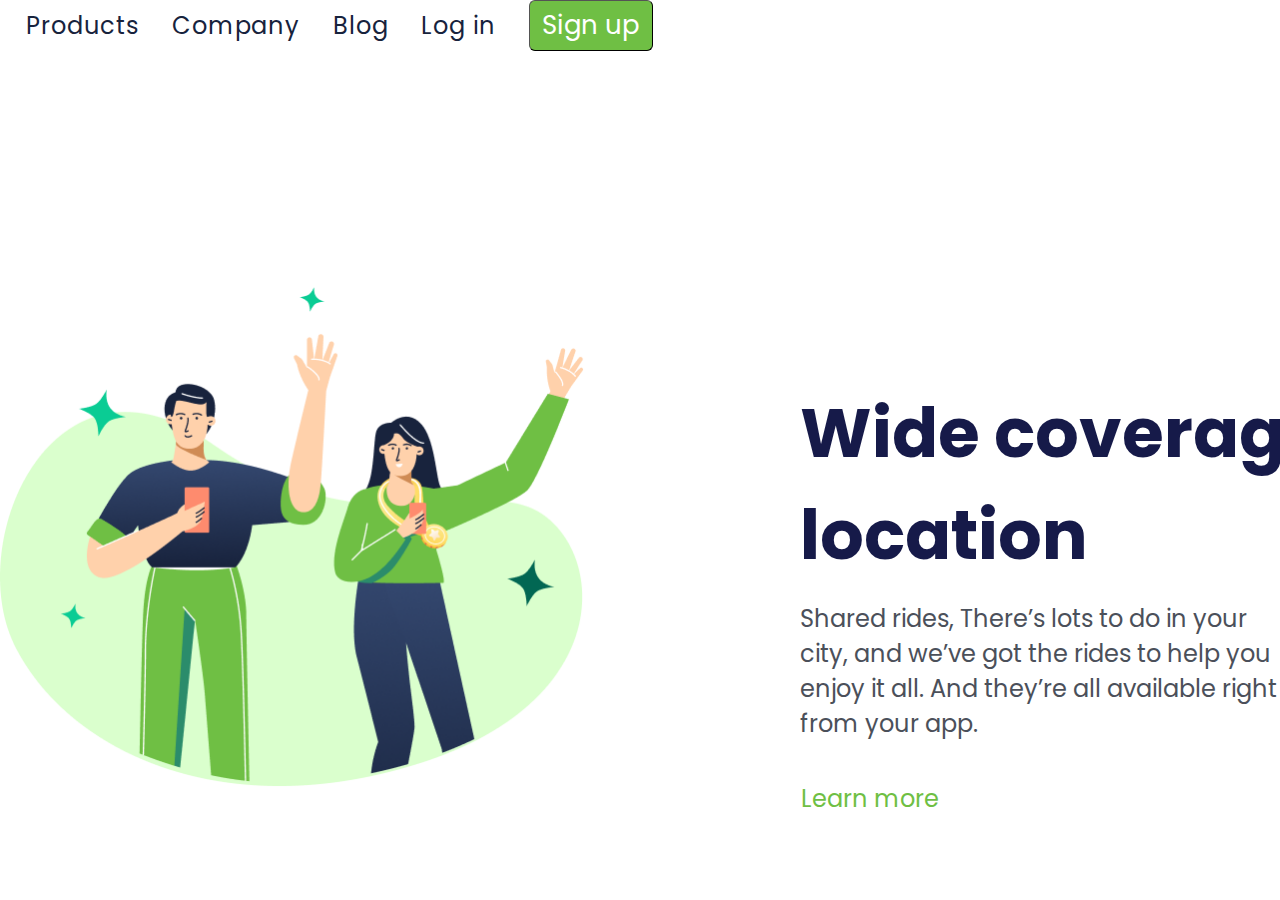
<file: index.html>
<!DOCTYPE html>
<html lang="en">
<head>
    <meta charset="UTF-8">
    <meta name="viewport" content="width=device-width,initial-scale=1.0">
    <meta http-equiv="X-UA-Compatible" content="IE=edge">
    <meta name="description" content="A new web page">
    <meta name="robots" content="index, follow">
    <link rel="stylesheet" href="2peplo.css">
    <title>2 people</title>
    <link rel="preconnect" href="https://fonts.googleapis.com">
<link rel="preconnect" href="https://fonts.gstatic.com" crossorigin>
<link href="https://fonts.googleapis.com/css2?family=Montserrat:ital,wght@0,900;1,900&family=Oswald:wght@200..700&family=Poppins:ital,wght@0,100;0,200;0,300;0,400;0,500;0,600;0,700;0,800;0,900;1,100;1,200;1,300;1,400;1,500;1,600;1,700;1,800;1,900&display=swap" rel="stylesheet">
</head>
<body>
     <title>projetinho de responsividade </title>
     <div>       
     <header class="options-header">
          <a>Products</a>
          <a>Company</a>
          <a>Blog</a>
          <a>Log in</a>
          <button>Sign up </button>
     </header>
      </div>
     
     <div class= "text-right" >   
<h1>Wide coverage 
location</h1>

<p>Shared rides, There’s lots to do in your city, and we’ve got the rides to help you enjoy it all. And they’re all available right from your app.</p>

<button class="more">Learn more</button>
</div>
  <section>
        <img src="2people.png" alt="duas pessoas">
  </section>
   

</body>
</html>
</file>
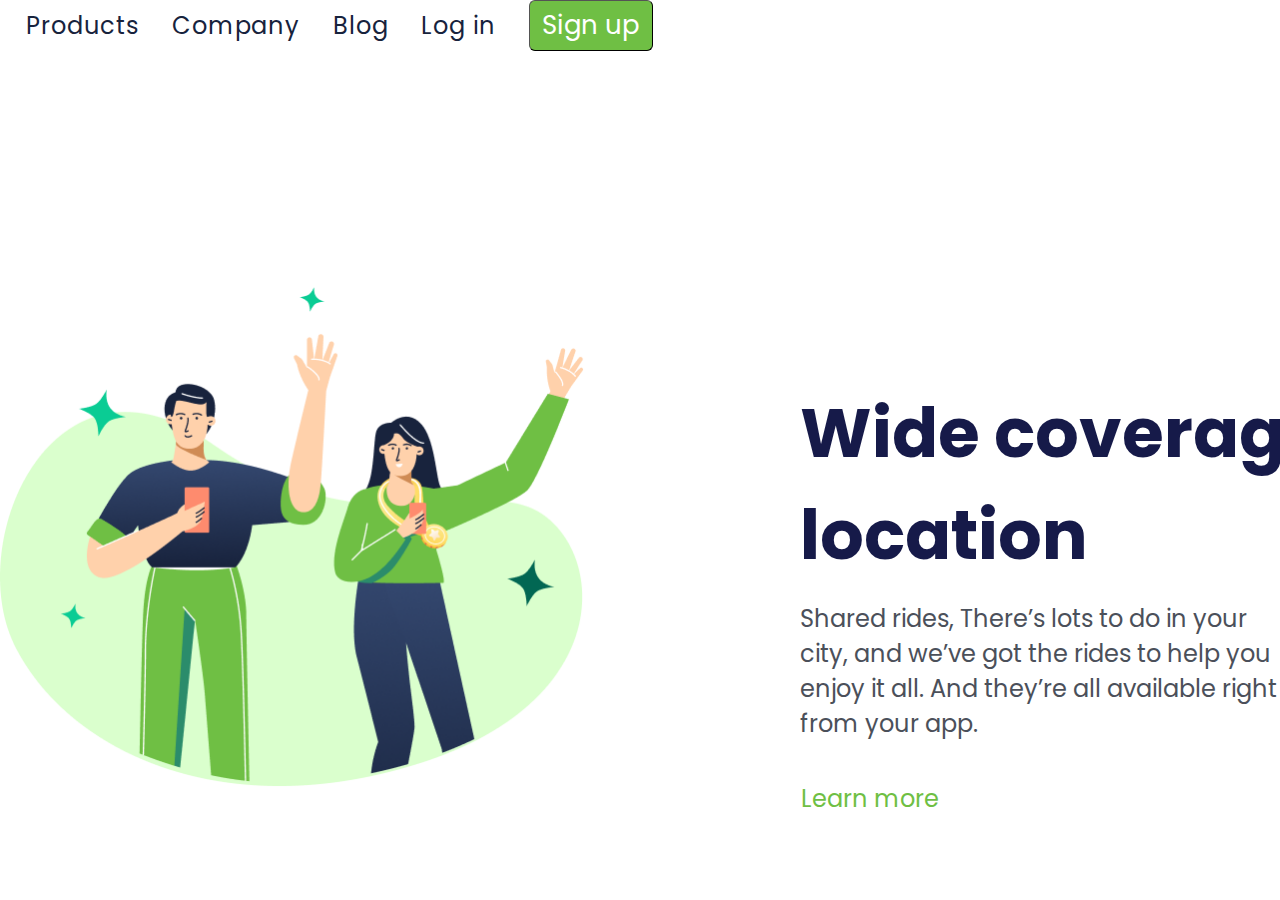
<file: 2people.html>
<!DOCTYPE html>
<html lang="en">
<head>
    <meta charset="UTF-8">
    <meta name="viewport" content="width=device-width,initial-scale=1.0">
    <meta http-equiv="X-UA-Compatible" content="IE=edge">
    <meta name="description" content="A new web page">
    <meta name="robots" content="index, follow">
    <link rel="stylesheet" href="2peplo.css">
    <title>2 people</title>
    <link rel="preconnect" href="https://fonts.googleapis.com">
<link rel="preconnect" href="https://fonts.gstatic.com" crossorigin>
<link href="https://fonts.googleapis.com/css2?family=Montserrat:ital,wght@0,900;1,900&family=Oswald:wght@200..700&family=Poppins:ital,wght@0,100;0,200;0,300;0,400;0,500;0,600;0,700;0,800;0,900;1,100;1,200;1,300;1,400;1,500;1,600;1,700;1,800;1,900&display=swap" rel="stylesheet">
</head>
<body>
     <title>projetinho de responsividade</title>
     <div>       
     <header class="options-header">
          <a>Products</a>
          <a>Company</a>
          <a>Blog</a>
          <a>Log in</a>
          <button>Sign up </button>
     </header>
      </div>
     
     <div class="text-right">   
<h1>Wide coverage 
location</h1>

<p>Shared rides, There’s lots to do in your city, and we’ve got the rides to help you enjoy it all. And they’re all available right from your app.</p>

<button class="more">Learn more</button>
</div>
  <section>
        <img src="2people.png" alt="duas pessoas">
  </section>
   

</body>
</html>
</file>
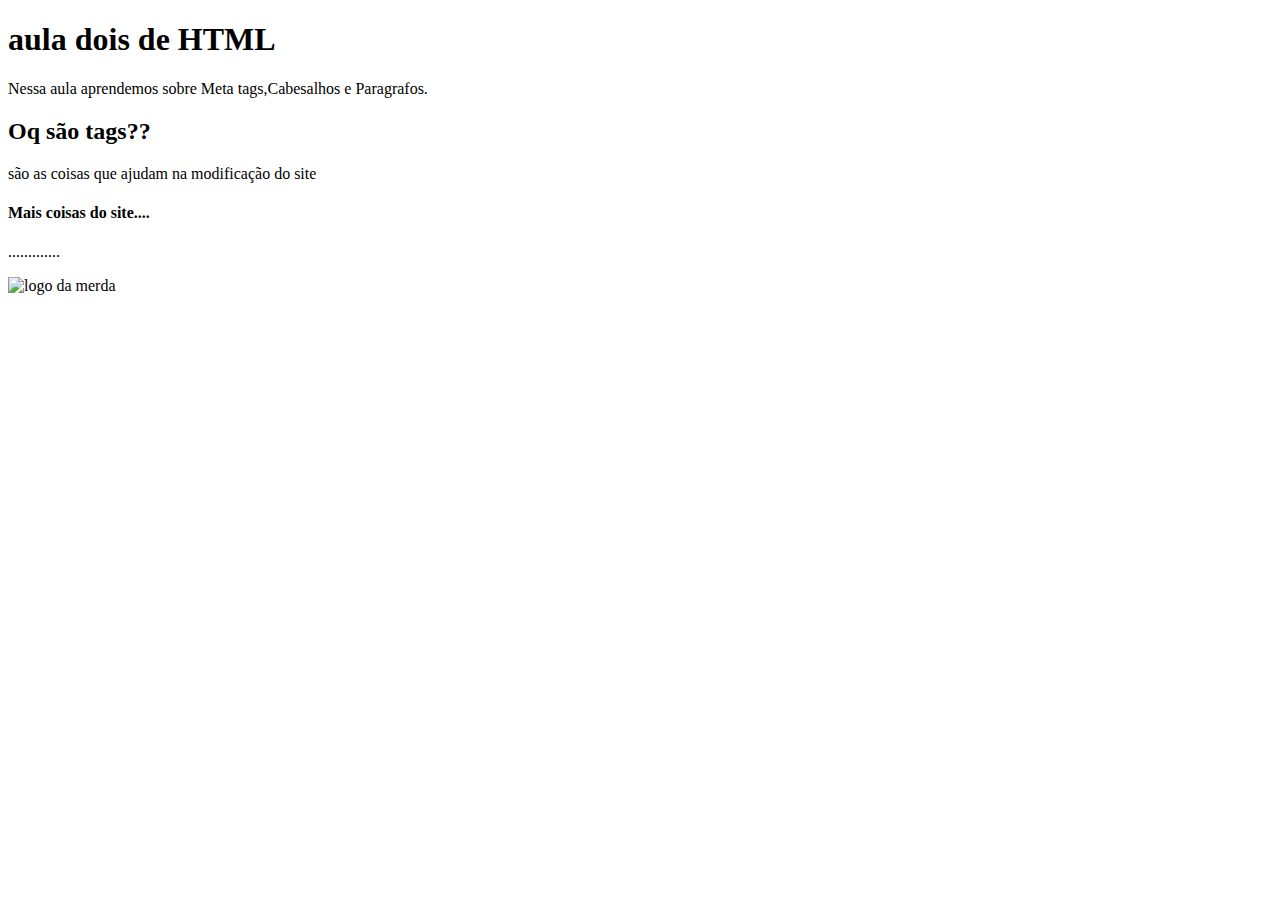
<file: 2⁰ aula.html>
<!DOCTYPE html>
 <!--serve para saber a definir a linguagem.-->
<html lang="pt-br">
  <head>
        <!--serve para organizar os paragrafos.-->
    <meta charset="UTF-8">
    <!--serve pra facilitar a compatibilidade com navegadores.-->
    <meta http-equiv="X-UA-Compatible" content="IE-edge">
    <!--serve para organizar o site na tela do aparelho que estiver sendo usado.-->
    <meta name="viewrport" content="widt
   h=divice-width, initial-scale=1.0">
   <!--serve para dar o nome do site.-->
    <meta name="description" content="Este é o meu site">
<!--define as palavras como palavras chave e facilitar a busca no google/navegador.-->
<meta name="keywords" content="programacao,html,celular,css,javascript">
<!--define o autor do site.-->
    <meta name="author" content="brendo">
    <title>Meu segundo site</title>
  </head>
  <body>
       <h1>aula dois de HTML</h1> 
       <p>Nessa aula aprendemos sobre Meta tags,Cabesalhos e Paragrafos.</p>
       <h2>Oq são tags??</h2>
       <p>são as coisas que ajudam na modificação do site</p>
       <h4>Mais coisas do site....</h4>
       <p>.............</p>
       
     <img scr="img/Merda.png" alt="logo da merda">
       
       </body>
</html>
</file>
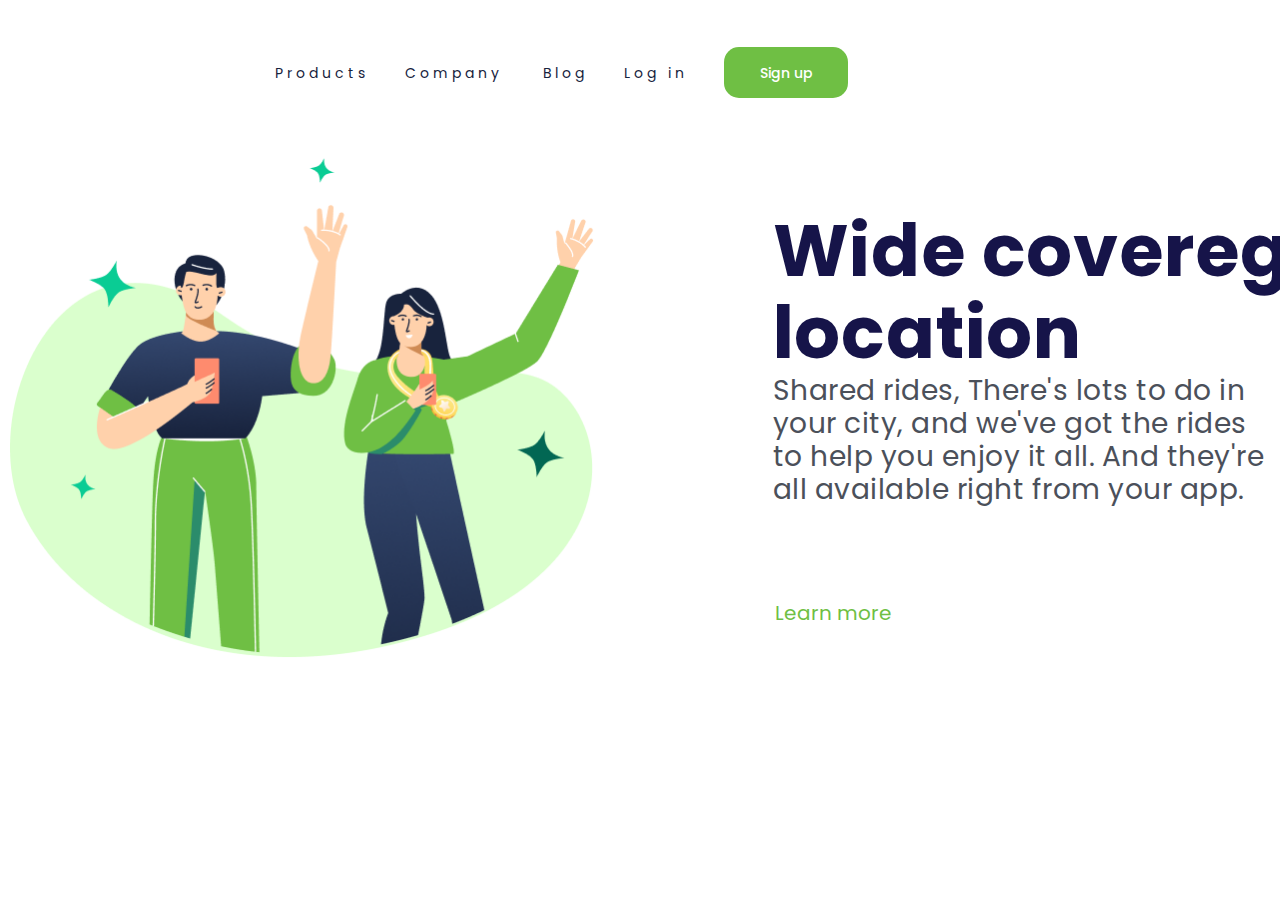
<file: dasafioo.html>
<!DOCTYPE html>
<html lang="pt-br">
<head>
    <meta charset="UTF-8">
    <meta name="viewport" content="width=device-width,initial-scale=1.0">
    <meta http-equiv="X-UA-Compatible" content="IE=edge">
    <meta name="description" content="A new web page">
    <meta name="robots" content="index, follow">
        <link rel="stylesheet" 
        href="desafios.css">
        <link rel="preconnect" href="https://fonts.googleapis.com">
<link rel="preconnect" href="https://fonts.gstatic.com" crossorigin>
<link href="https://fonts.googleapis.com/css2?family=Montserrat:ital@0;1&family=Poppins:ital,wght@0,100;0,200;0,300;0,400;0,500;0,600;0,700;0,800;0,900;1,100;1,200;1,300;1,400;1,500;1,600;1,700;1,800;1,900&display=swap" rel="stylesheet">
    <title>Desafio CSS</title>
    
    
    <header>
     
     <a class="link-header"> Products</a>
     <a class="link-header">Company</aclass>
     <a class="link-header">Blog</a>
     <a class="link-header">Log in</a>
     <button class="butao-header">Sign up</button>
     
     
     
</header>
    
<body>
     <main>  
     <img src="2people.png" 
     alt="duas pessoas" 
     class="esquerda">
     
     <div> 
     <h1>Wide coverege location</h1>

     <h4>Shared rides, There's lots to do in your city, and we've got the rides to help you enjoy it all. And they're all available right from your app.</h4>
<button class="butao">Learn more</button>
     </div>
     </main>



     
     

     </body>
</html>
</file>
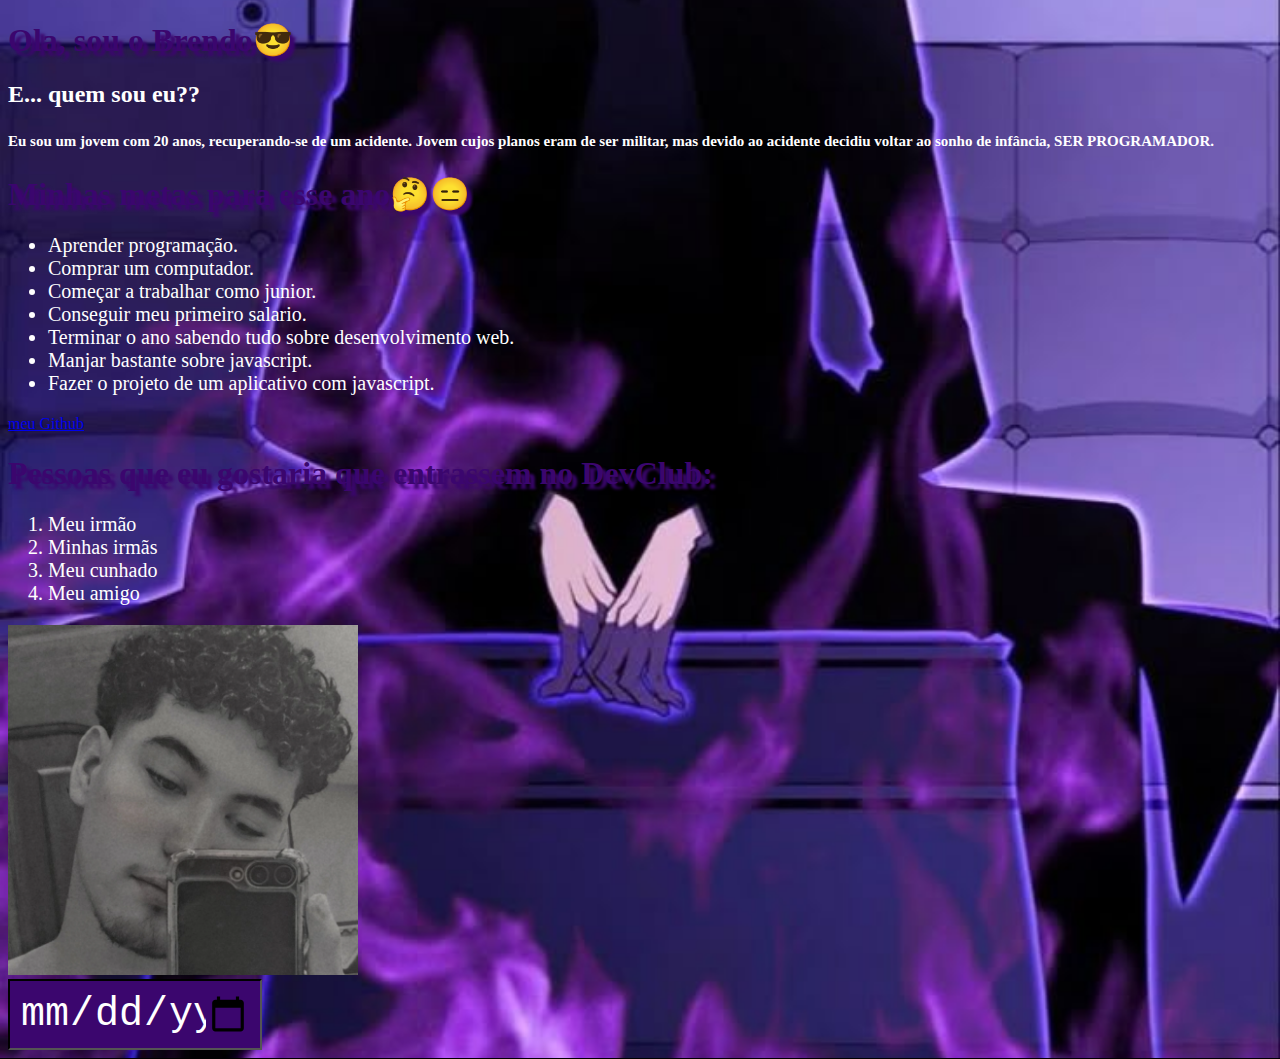
<file: desafio.html>
<!DOCTYPE html>
<html lang="en">
<head>
    <meta charset="UTF-8">
    <meta name="viewport" content="width=device-width,initial-scale=1.0">
    <meta http-equiv="X-UA-Compatible" content="IE=edge">
    <meta name="description" content="A new web page">
    <meta name="robots" content="index, follow">
    <link rel="stylesheet" href="Style.css">
    <title>Desafio devclub</title>
    
    
</head>
<h1>Ola, sou o Brendo😎</h1>
<body>
     <h2>E... quem sou eu??</h2>
     <h5>Eu sou um jovem com 20 anos, recuperando-se de um acidente. Jovem cujos planos eram de ser militar, mas devido ao acidente decidiu voltar ao sonho de infância, SER PROGRAMADOR.</h5>
     <h1>Minhas metas para esse ano🤔😑</h1>
     <ul>
         <li> Aprender programação.</li>
          <li>Comprar um computador.</li>
          <li>Começar a trabalhar como junior.</li>
          <li> Conseguir meu primeiro salario.</li>
          <li>Terminar o ano sabendo tudo sobre desenvolvimento web.</li>
          <li>Manjar bastante sobre javascript.</li>
          <li>Fazer o projeto de um aplicativo com javascript.</li>
          </ul>
          <a href="https://github.com/Zhuofan07" target="_blank">
          meu Github</a>
          
          <h1>Pessoas que eu gostaria que entrassem no DevClub:</h1>
          <ol>
               <li>Meu irmão</li>
               <li>Minhas irmãs</li>
               <li>Meu cunhado</li>
               <li>Meu amigo</li>
          </ol>

               <img 
               src="minha.jpg" 
               alt="minha_foto"
               height="350px"
               />
               <footer>
               <input type="date">
               </footer>

</html>
</file>
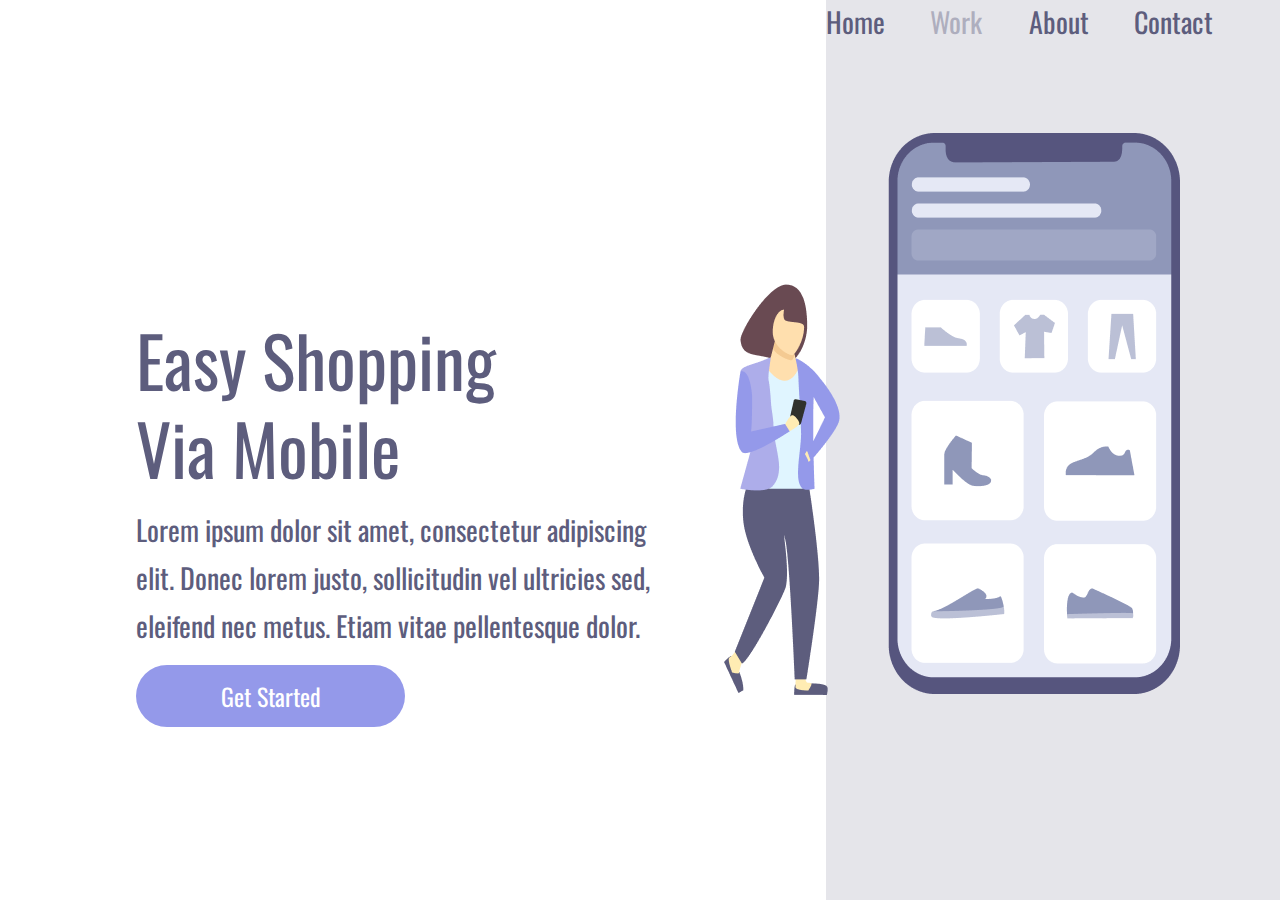
<file: mobile.html>
<!DOCTYPE html>
<html lang="en">
<head>
    <meta charset="UTF-8">
    <meta name="viewport" content="width=device-width,initial-scale=1.0">
    <meta http-equiv="X-UA-Compatible" content="IE=edge">
    <meta name="description" content="A new web page">
    <meta name="robots" content="index, follow">
    <link rel="stylesheet" href="mobile.css">
    <title>Easy mobile</title>
    <link rel="preconnect" href="https://fonts.googleapis.com">
<link rel="preconnect" href="https://fonts.gstatic.com" crossorigin>
<link href="https://fonts.googleapis.com/css2?family=Montserrat:ital,wght@0,900;1,900&family=Oswald:wght@200..700&family=Poppins:ital,wght@0,100;0,200;0,300;0,400;0,500;0,600;0,700;0,800;0,900;1,100;1,200;1,300;1,400;1,500;1,600;1,700;1,800;1,900&display=swap" rel="stylesheet">
</head>


<body>
     <div class="wrapper">  
     <section class="text-and-button">  
     <h1 class="mobile">  Easy Shopping Via Mobile</h1>

<p>Lorem ipsum dolor sit amet, consectetur  adipiscing 
elit. Donec lorem justo, sollicitudin vel ultricies sed, 
eleifend nec metus. Etiam vitae pellentesque dolor. </p>
     <button class="Get">Get Started</button>
     </section>


      <section class="fundo"> 
<header>
      <a >Home</a>
     <a >Work</aclass>
     <a >About</a>
     <a >Contact</a>
</header>
      <img src="easylogo.png" alt="logo mobile">
</section>
</div>
          
</body>


</html>
</file>
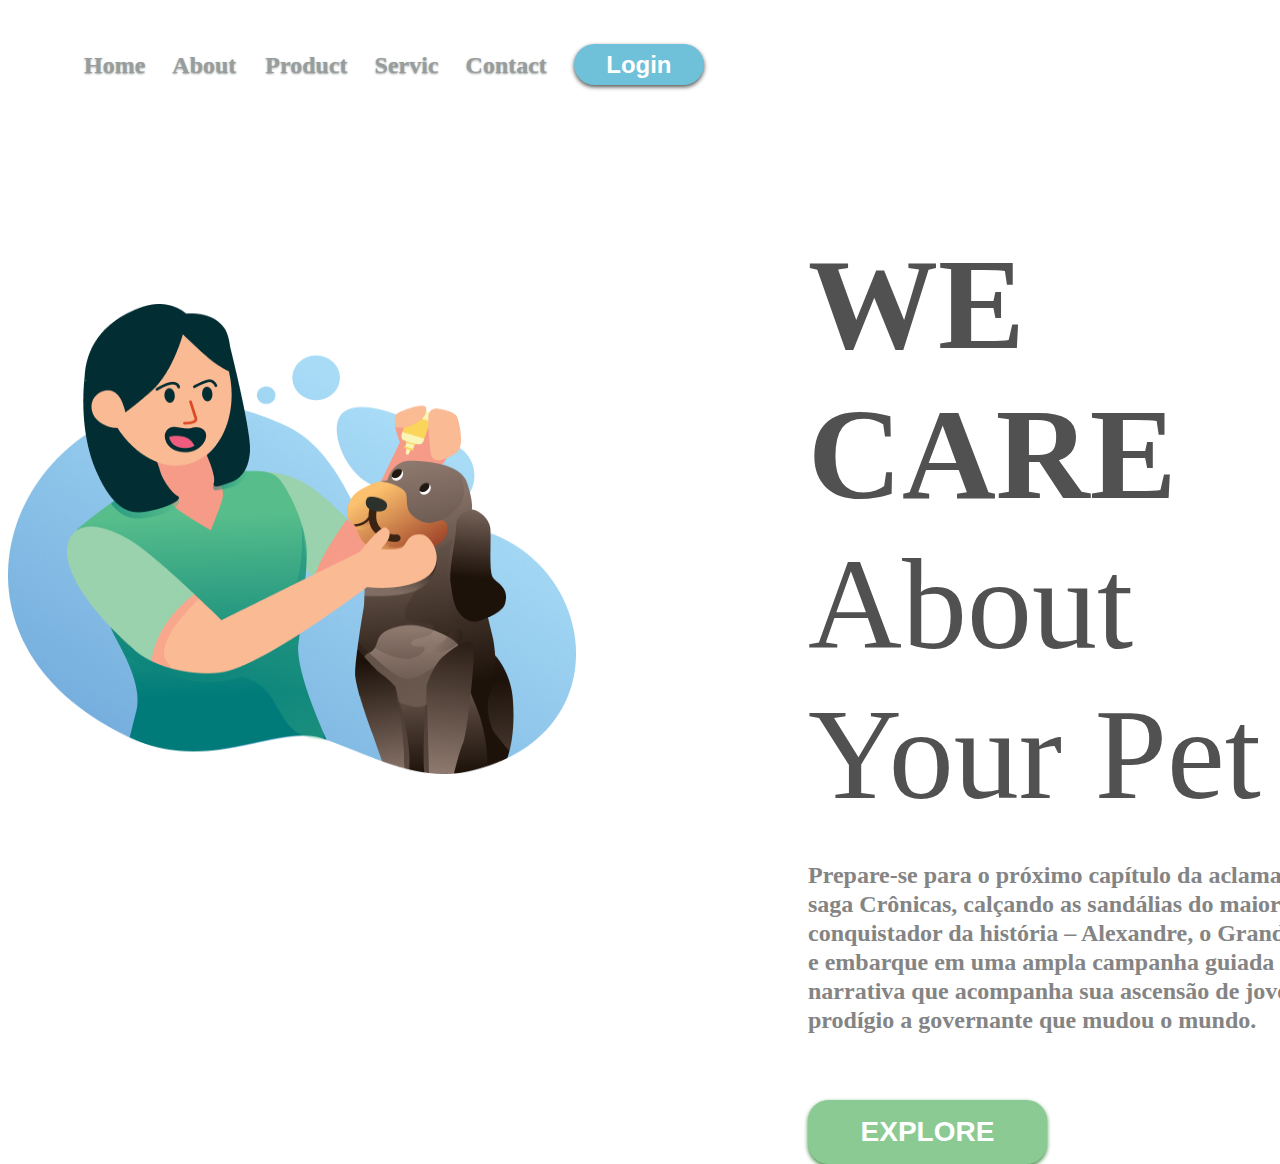
<file: Projeto.html>
<!DOCTYPE html>
<html lang="pt-br">
<head>
    <meta charset="UTF-8">
    <meta name="viewport" content="width=device-width,initial-scale=1.0">
    <meta http-equiv="X-UA-Compatible" content="IE=edge">
    <meta name="description" content="A new web page">
    <meta name="robots" content="index, follow">
    <link rel="stylesheet" href="Projeto.css">
    <title>Document</title>
<link rel="preconnect" href="https://fonts.googleapis.com">
<link rel="preconnect" href="https://fonts.gstatic.com" crossorigin>
<link href="https://fonts.googleapis.com/css2?family=Montserrat:ital,wght@0,100..900;1,100..900&display=swap" rel="stylesheet">
</head>
<body>
    <header>
         <a class="link-header">Home</a>
         <a class="link-header">About</aclass>
         <a class="link-header">Product</a>
         <a class="link-header">Servic</a>
         <a class="link-header">Contact</a>
<button class="button-header">Login</button>
         </header> 
         <main>
            <div>
         <h1>WE CARE</h1>
         <h2>About Your Pet</h2>
         <p>Prepare-se para o próximo capítulo da aclamada saga Crônicas, calçando as sandálias do maior conquistador da história – Alexandre, o Grande – e embarque em uma ampla campanha guiada pela narrativa que acompanha sua ascensão de jovem prodígio a governante que mudou o mundo.</p>
         <button class="button-main">EXPLORE</button>
          </div>
         <img src="Pet.png" alt="we care" class="dog">
        
        
         </main>
</body>
</html>
</file>
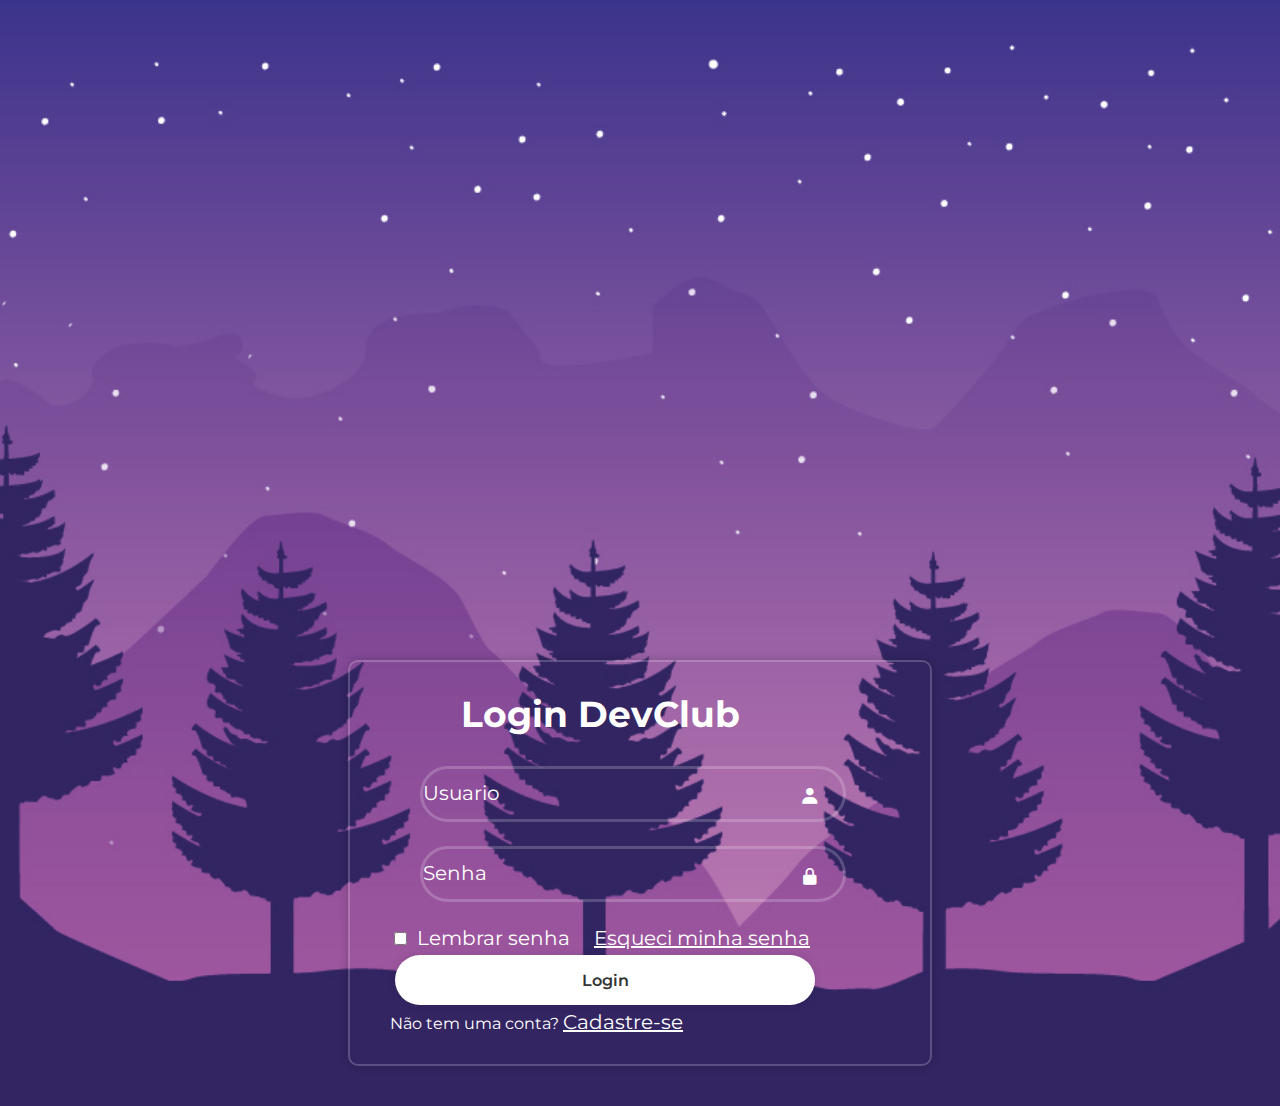
<file: Tela.html>
<!DOCTYPE html>
<html lang="en">
<head>
    <meta charset="UTF-8">
    <meta name="viewport" content="width=device-width,initial-scale=1.0">
    <meta http-equiv="X-UA-Compatible" content="IE=edge">
    <meta name="description" content="A new web page">
    <meta name="robots" content="index, follow">
    <link rel="stylesheet" href="Login.css">
    <title>Tela de Login</title>
    <link href='https://unpkg.com/boxicons@2.1.4/css/boxicons.min.css'rel='stylesheet'>
<link href="https://fonts.googleapis.com/css2?family=Montserrat:ital,wght@0,100..900;1,100..900&display=swap" rel="stylesheet">

</head>
<body>
     <main class="container">
          <form>
               <h1>Login DevClub</h1>
               <div class="input-box">  
                    <input placeholder="Usuario" type="email">
                    <i class="bx bxs-user"> </i>
               </div>
               
               <div class="input-box">
                    <input placeholder="Senha" type="password">
                    <i class="bx bxs-lock-alt"> </i>
               </div>
               <div class="remember-forgot"> 
               <label>  
               <input type="checkbox">
               Lembrar senha
               </label>
               <a href="#" class="a1"> Esqueci minha senha</a>
               </div>
               

               <button type="submit" class="login">Login</button>     

               
               <div class="register-link">
                    <p> Não tem uma conta? <a href="#">Cadastre-se</a></p>
               
               </div>
          </form>
          
    </main>
         
</body>
</html>
</file>
<file: 2peplo.css>
*{
     margin: 0;
     padding: 0;
     box-sizing: border-box;
     font-family: "poppins", Sans-Serif;
     translate: none;
}
button{
     position: static;
     width: 124px;
     height: 51px;
     border-radius: 6px;
     border-width: 1px;
     background: #6FBF44;
     color: #fff;
     font-size: 26px;
     font-weight: 400;
     margin: 0px, 0px 0px 0px;
}
.options-header{
     
     font-weight: 400;
     font-size: 24px;
     color: #17233D;
     line-height: 21px;
     letter-spacing: 0.88px; 
     margin-right: 42px;
     margin-left: 26px;
     margin: 0 32px 0px 26px;
     
}


.text-right{
     margin-left: 800px;
     position: absolute;
     margin-top:332px;
}

h1{
     width: 582px;
     height: 164px;
     font-weight: 700;
     font-size: 68px;
     color:#161A49;
}
p{
     width: 493px;
     height: 99px;
     font-weight: 400;
     font-size: 24px;
     color:#4b505a;
     margin: 54px 0px 0px;
}     

img{
     position: absolute;
     width: 595.1px;
     height: 500px;
     margin-bottom: 400px;
}
a{
     margin-right:26px;
}
section{
     margin-top: 236px;
     
}

.more{
     color:#6FBF44;
     margin-top:72.5px;
     
     font-size:24px;
     background: transparent;
     border: none;
     width: 140px;
     margin-right: 0px;
}


@media (max-width:650px){
     *{
          margin: 0;
          padding: 0;
          box-sizing: border-box;
          font-family: "poppins", Sans-Serif;
     }
     h1{
     width:278px ;
     height: 70px;  
     font-weight: 700;
     text-align: center;
     font-size: 30px;
     line-height: 30px;
     }

     p{
     height: 165px; 
      width: 304px;
     text-align: center;   
     font-weight: 400;
     font-size: 18px;
     line-height: 35px;
     margin-top: 24px;
     
     }

     a{
          display: none;
     }
     .text-right{
          margin-left: 32px;
          margin-top:32px;
     }
     
     img{
          width: 290px;
          margin-top:142px;
          margin-left:35px ;
     }
     
     .more{
          margin-left:94px;
          width: 112px;
          height: 27px;
          font-size: 18px;
          font-weight: 500;
          line-height: 1px;
          margin-top: 37px;
     }

     button{
          width: 91px;
          height: 31px;
          font-size: 12px;
          margin-left: 235px;
          margin-top: 6px;
          font-weight: 500;
          text-align: center;
          
     }
     
     
     
}
</file>
<file: desafios.css>
*{
     margin: 0;
     padding: 0;
     box-sizing: border-box;
     font-family: 'poppins', Sans-Serif;
}
h4{
     width: 493px;

height: 99px;

font-weight: 400;

font-size: 28px;

line-height: 33px;

letter-spacing: 0.5px;

color: #4b505a;
margin-left: 163px;

}

.esquerda{
     margin: 163px 0px 0px 123px;

     height: 500px;
     
     margin-left: 10px;
     position: bottom(0px);
     margin-top: 60px;
}

h1{
     font-weight: 700px;

font-size: 72px;

line-height: 82px;

letter-spacing: 0.6px;

width: 582px;

height: 164px;

color: #161449;
margin-left:163px;
     
}


header{
     margin-top: 47px;
     margin-left: 275px;
     
}


.link-header{
     margin-right: 32px;

font-weight: 400px;
font-size: 14px;

Line-height:21px ;

text-align:center;

letter-spacing:4px;

color:  #17233d;


}

.butao-header{
width: 124px;

height: 51px;

border: none;

border-radius: 15px;

background: #6FBF44;

font-weight: 500;

font-size: 14px;

line-height: 24px;

color: #FFFFFF;
}

.butao{
     color: #6FBF44;
     background: transparent;
     border: none;
     
     margin-left:163px;
     margin: 165px;
     margin-top: 125px;
     font-size: 20px;
}

div{
     margin-left: 5px;
     position: absolute;
     margin-top: 112px;
     display: inline-block;
     
}
</file>
<file: Style.css>
input{
      border-color:black ;    
      background: #3b066e; 
      padding: 10px;
      font-size: 40px;
      width: 230px;
      color:#fff ;
      
      
     }
     body{
          background: black;
          color: #ffff;
              
         
            background-image: url('Sung.jpg'); /* Substitua pelo caminho da sua imagem */
            background-repeat: no-repeat; /* Para não repetir a imagem */
            background-size: cover; /* Para a imagem cobrir todo o elemento */
            background-position: center; /* Para centralizar a imagem */
            min-height: 100vh; /* Garante que a imagem cubra a altura da tela */
           border-image: 50px;
        }
    
     
     a{
          border: 20px;
          border-color:#fff;
     }
     h1{
          color:#3b066e ;
          text-shadow: 5px 5px 3px #3b066e;
     }
     h5{
          font-size: 15px;
     }
     ol{
          font-size: 20px;
     }
     ul{
          font-size: 20px;
     }
</file>
<file: mobile.css>
*{
     margin: 0;
     padding: 0;
     box-sizing: border-box;
     font-family: "oswald", Sans-Serif;
     max-width: 900px;
}

.mobile{
     font-size: 70px;
     
}
.wrapper{
height: 100vh;
width: 100vh;
}

.text-and-button{
     display: inline-block;
     margin-top: 35%;
     padding-left: 136px;
}

.fundo{
     position: absolute;
     display: inline-block;
     width: 50%;
     height: 100vh;
     background-color: rgba(93,93,125,0.16);
     margin-left: 150px;
     
}
img{
     position: relative;
     top: 10%;
     right: 16%;
}

h1{
     width: 368px;
     color: #5d5d7d;
     font-weight: 400;
     font-size: 30%;
     line-height: 88px;
}

p{
     width: 540px;
     
     font-weight: 400;
     color: #5D5D7D;
     font-size: 28px;
     line-height:48px;
     margin: 15px 0px ;
}

button{
     
     width: 269px;
     height: 62px;
     background:#9499ea;
     color:#fff;
     border: none;
     border-radius: 32px;
     cursor: pointer;
     font-size: 24px;
     line-height:38px;
     text-align: center;
}


button:houver{
     opacity: 0.8;
}

button:active{
     opacity: 0.5;
}

a{
     line-height:43px;
     font-size: 28px;
     color: #5d5d7d;
     margin-right: 41px;
}
a:nth-child(2){
     opacity:40% ;
}




@media screen and (max-width: 650px){
     *{
          height: 100vh;
          margin: 0;
          padding: 0;
          box-sizing: border-box;
          font-family: "oswald", Sans-Serif;
     }
     .mobile{
          margin-top: 42px;
          width: 320px;
          text-align: center;
          margin-right: 40px;         
     
     }
     p{
          margin-bottom: 420px;
          width: 310px;
          font-size: 28px;
          line-height: 32px;
          text-align: center;
     }

    
     .fundo{
     position: absolute;
     display: inline-block;
     width: 100%;
     height: 50vh;
     background-color: rgba(93,93,125,0.16);  
     margin-top: 450px;  
     margin-left: 0px;
     }

     a{
          display: none;

     }
     .text-and-button{
          position: absolute;
          margin-top: 2%;
          padding-left: 40px;
          text-align: center;
     }
     

}
</file>
<file: Projeto.css>
*{
     
     margin-block: 0;
     padding: 0;
     box-sizing: border-box;
     }
     



header{
     margin: 44px 0px 144px 76px ;
     
     
     
}
.link-header{
     color:#989d9c ;
     line-height:29px ;
     font-weight: 600;
    font-size: 24px;
     cursor: pointer; 
     margin-right:23px ;
     text-shadow: 0px 1px 2px #989d9c ;
}

.button-header{
     background: #6fc0d9;
     border-radius: 20.5px;
     width: 130px;
     height: 41px;
     border: none;
     font-weight: 600;
     font-size: 24px;
     line-height: 20px;
     color:#fff;
     box-shadow: 0px 2px 4px #515151 ;
}


h1{ 
     color:#515151 ;
     
    
    
    font-style: normal;
    font-weight: 900;
    font-size: 130px;


}
h2{
     
    color:#515151; 
    
    
    
    font-style: normal;
    font-weight: 500;
    font-size: 130px;
    
}
p{
     color:#848484 ;
     font-weight:400px ;
     font-size:24px ;
     line-height: 29px;
     width: 515px;
     margin-top: 32px;
     margin-bottom: 65px;
}
.dog{
     width: 568px;
     height: 500px;
     margin-right: 800px;
     display: inline-block;
     position: bottom(0px);
     margin-top: 60px;
     padding: 15px 0px 15px;
}
.button-main{
     
     background: #8cca93ff;
     border-radius: 20.5px;
     border: none;
     filter: drop-shadow(0px 4px 4px) rgb(0,0,25);
     width: 239px;
     height: 64px;
     font-size: 28px;
     line-height: 34px;
     font-weight: 700;
     cursor: pointer;
     box-shadow: 0px 2px 4px #34873dff ;
     color: #fff;
}
div{
     display:inline-block;
     margin-left: 800px;
     margin-top: 0px;
     position: absolute;
     
     font-family: 'bold';
     font-weight: 900;
     
}


     @media(max-width:1200px) {
     
     .link-header{
          display: none;
     }
     
     
     .button-header{
          display: none;
     }
     
     p{
          display: none;
     }
     
     h1{
          line-height: 40px;
          position: center;
          
     }
     
     div{
          margin-top: 900px;
          margin-left: 300px;
          
          
     }
     
     
     .dog{
          margin-left:190px;
          margin-top:50px;
          width:760px;
          height:760px ;
     }
     h2{
          font-size: 65px;
          margin:50px 0px 30px 0px;
          margin-left: 80px;
          font-weight: 700;
     }
     .button-main{
          margin-left: 70px;
          border-radius: 52px;
          background: #ADFF00;
          color: black;
          font-size: 60px;
          box-shadow: 0px 2px 14px rgba(0,0,0,0.5) ;
          width:450px ;
          height: 100px;
          font-weight: 800;
     }
     
     

     

     
     
     
     
     
     
     
     
     
     
     
     
     
     
     
     
     
     
     
     
     
     
     
     
     
     
     
     
     
     
     
     
     
     
     
     
     
     
     
     
     
     
     
     
     
     
     
     
     
}
</file>
<file: Login.css>
*{
     margin-block: 0;
     padding: 0;
     box-sizing: 0;
     font-family: "montserrat", Sans-Serif;
}
.a1{
     color: #fff;
     font-size: 20px;
}
body{
     display: flex;
     justify-content: center;
     align-content: center;
     min-height: 320px;
     margin-top: 620px;
     background-image: url('img.jpg');
     background-size: cover;
     background-position: center;
     padding: 40px 40px 40px 40px;
}
label{
     font-size: 20px;
}
a{
     font-size: 20px; 
     color: #fff;
}
.container{
     width: 420px;
     background-color:transparent;
     border:2px solid rgba(255,255,255,.2);
     border-radius: 10px;
     color: #fff;
     padding: 30px 40px;
     box-shadow: 0 0 10px rgba(0,0,0,.2);
     padding-right: 120px;
}
.container h1{
     font-size: 36px;
     text-align: center;
}
.input-box{
     position: relative;
     width: 100%;
     height: 50px;
     margin: 30px;
     
}
.input-box input{
 width: 100%;
 height: 100%;
 background-color: transparent;
 border: solid rgba(255,255,255,.2);
 outline: none;
 font-size: 16px;
 color: #fff;
 
 border-radius: 40px;
}

.input-box input::placeholder{
     color: #fff;
     font-size: 20px;
}
.input-box i{
   position: absolute;  
     right: 20px;
     font-size: 20px;
     top: 40%;
     
}
.remember-forgot{
     display: flex;
     justify-content: space-between;
     color: #fff;
}
.remember-forgot label input{
     accent-color: #fff ;
     margin-right: 5px;
     font-size: 30px;
     
}
.remember-forgot a::hover{
     text-decoration: underline;

}
.login{
     width: 100%;
     height: 50px;
     border: none;
     background-color: #fff;
     cursor: pointer;
     border-radius: 40px;
     font-size:16px;
     color: #333;
     font-weight: 600;
     box-shadow: 0 0 10px rgba(0,0,0,.1);
     margin:5px 5px;
}
.login:hover{
     background: transparent;
     border: 2px solid rgba(255,255,255,.2);
     color: #fff;
}
</file>
